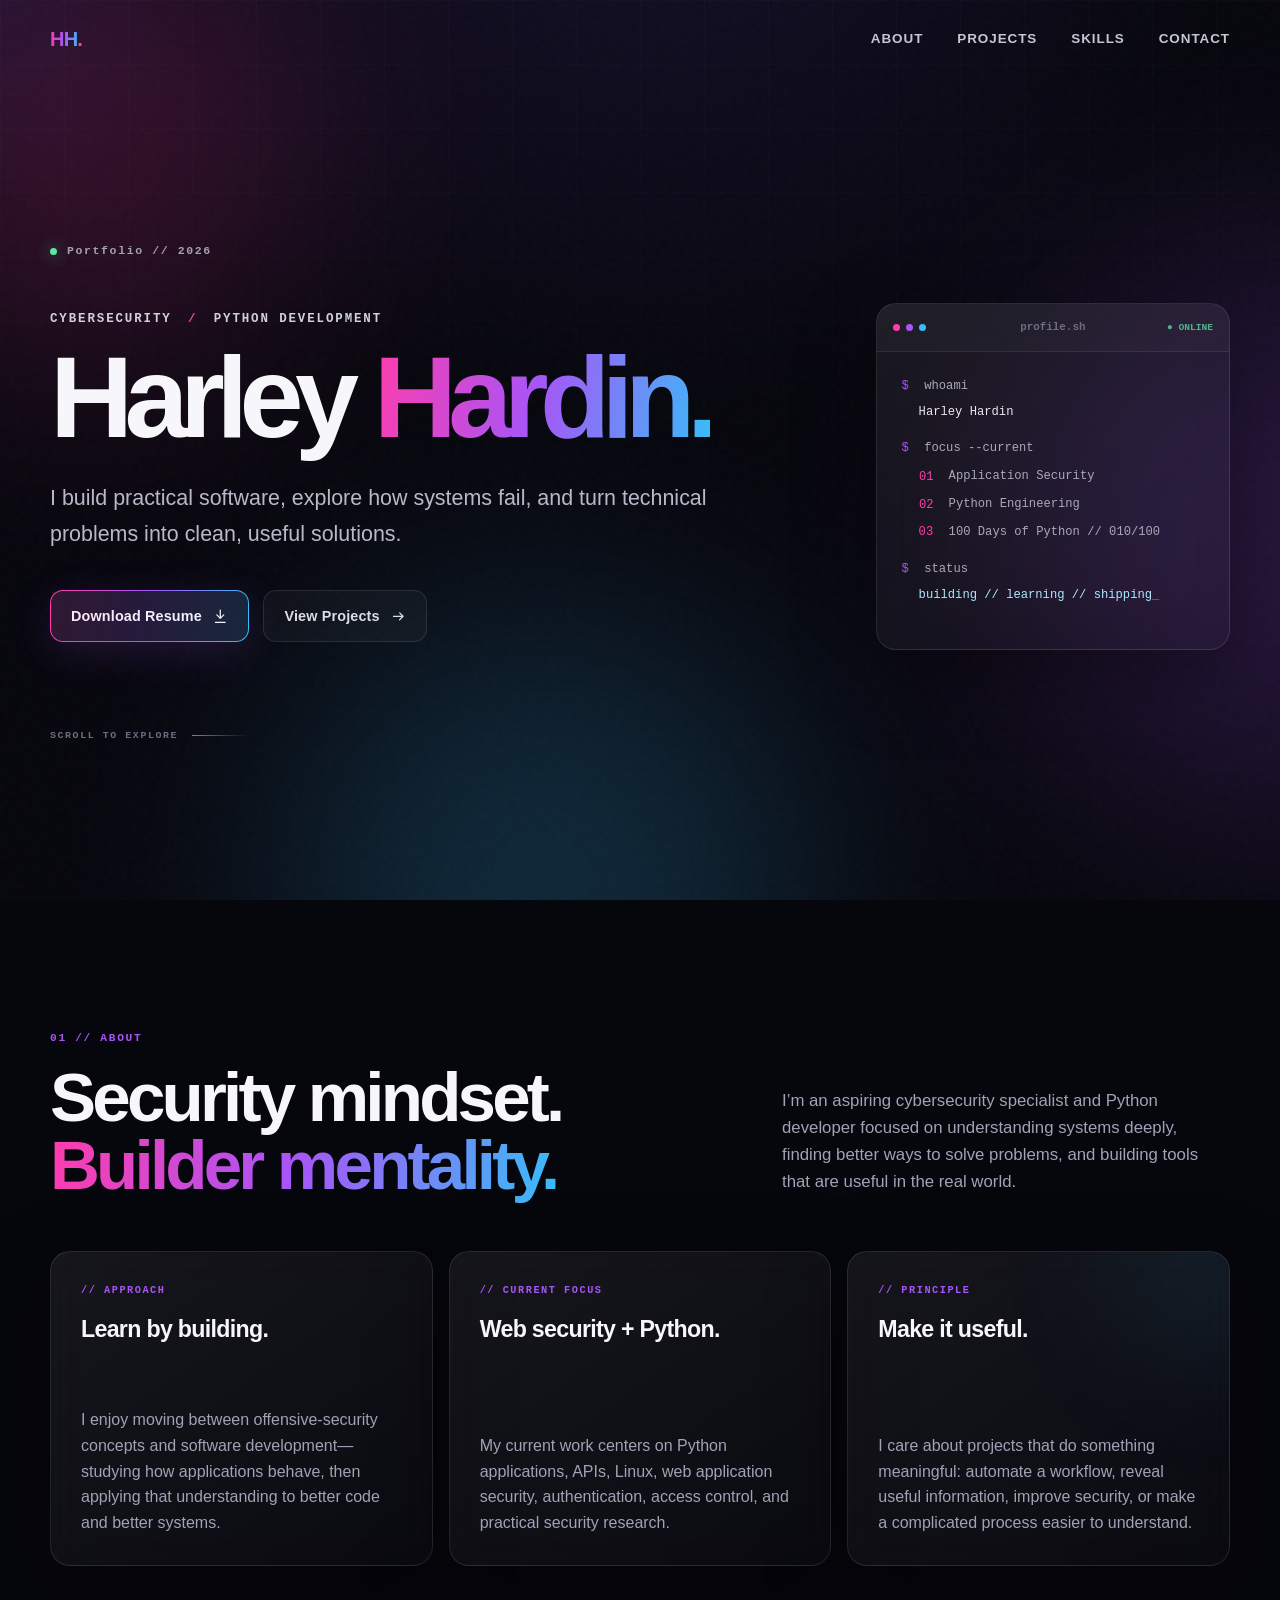
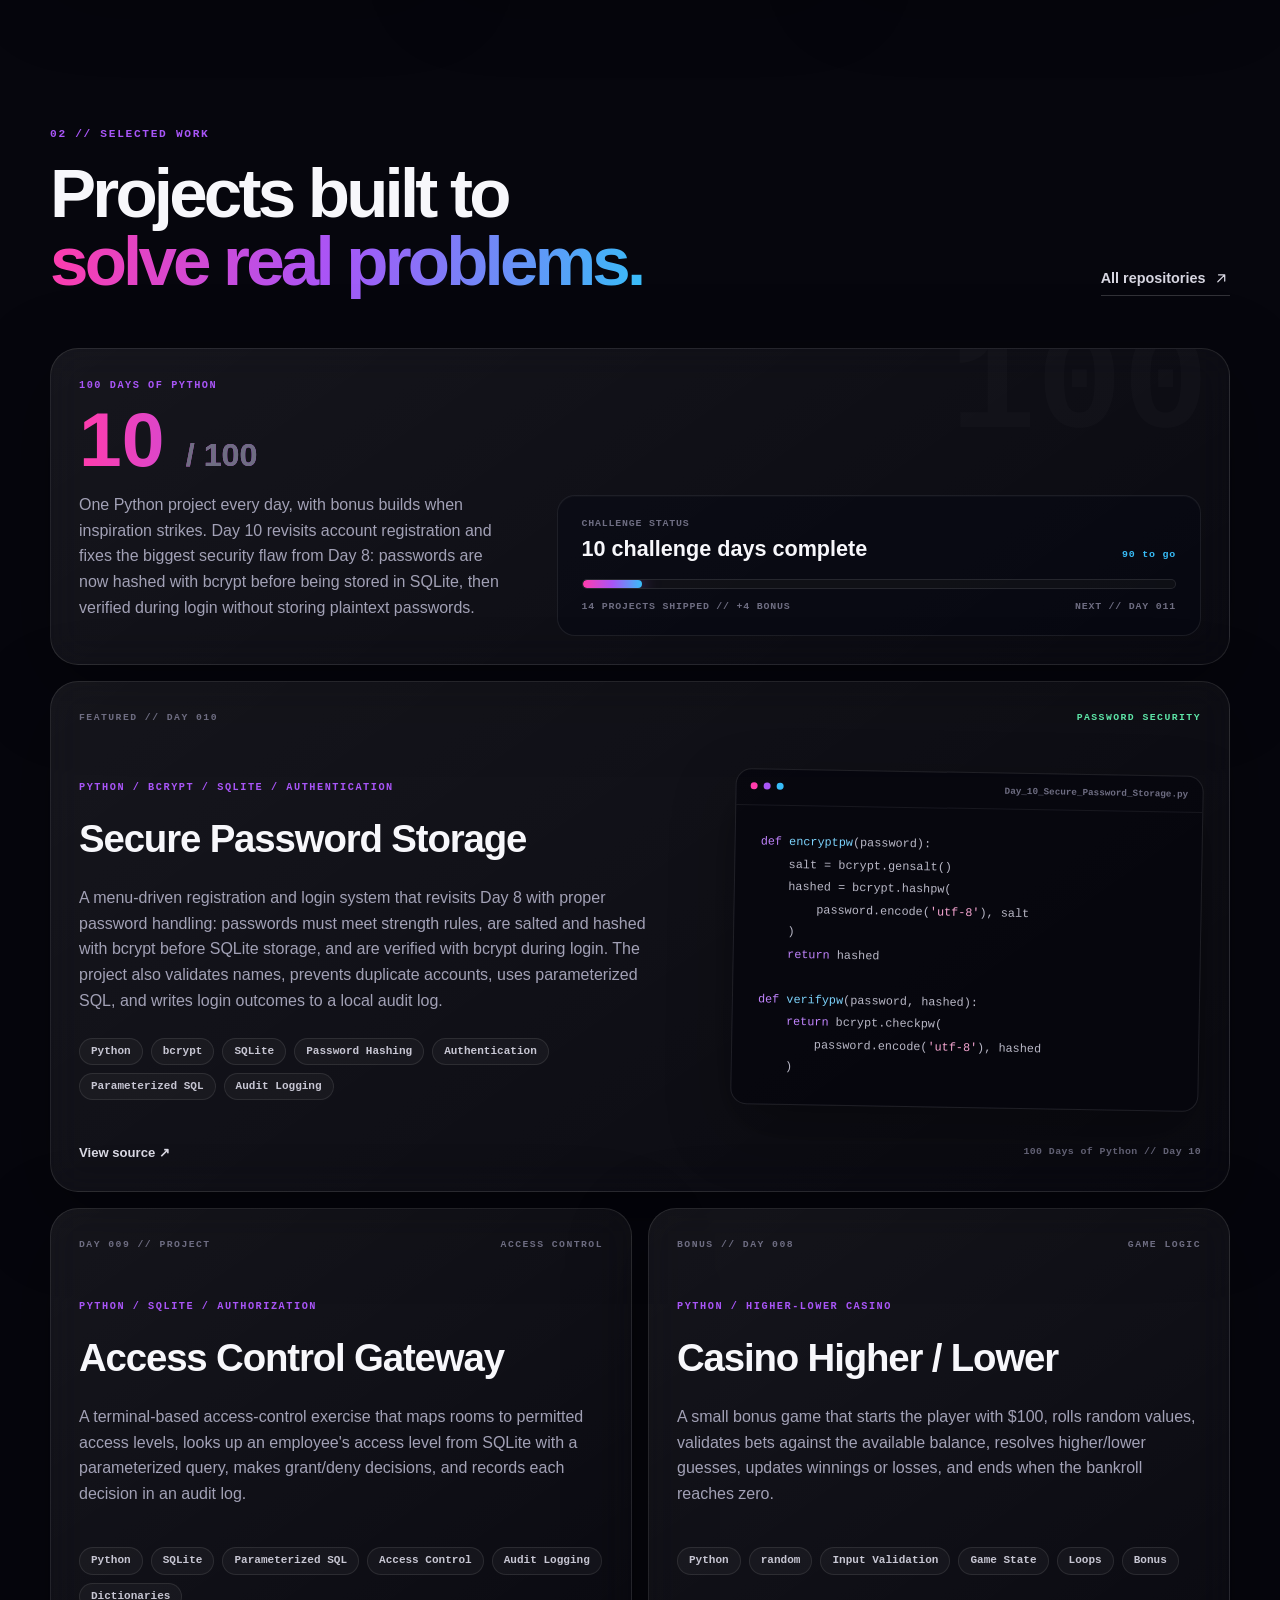
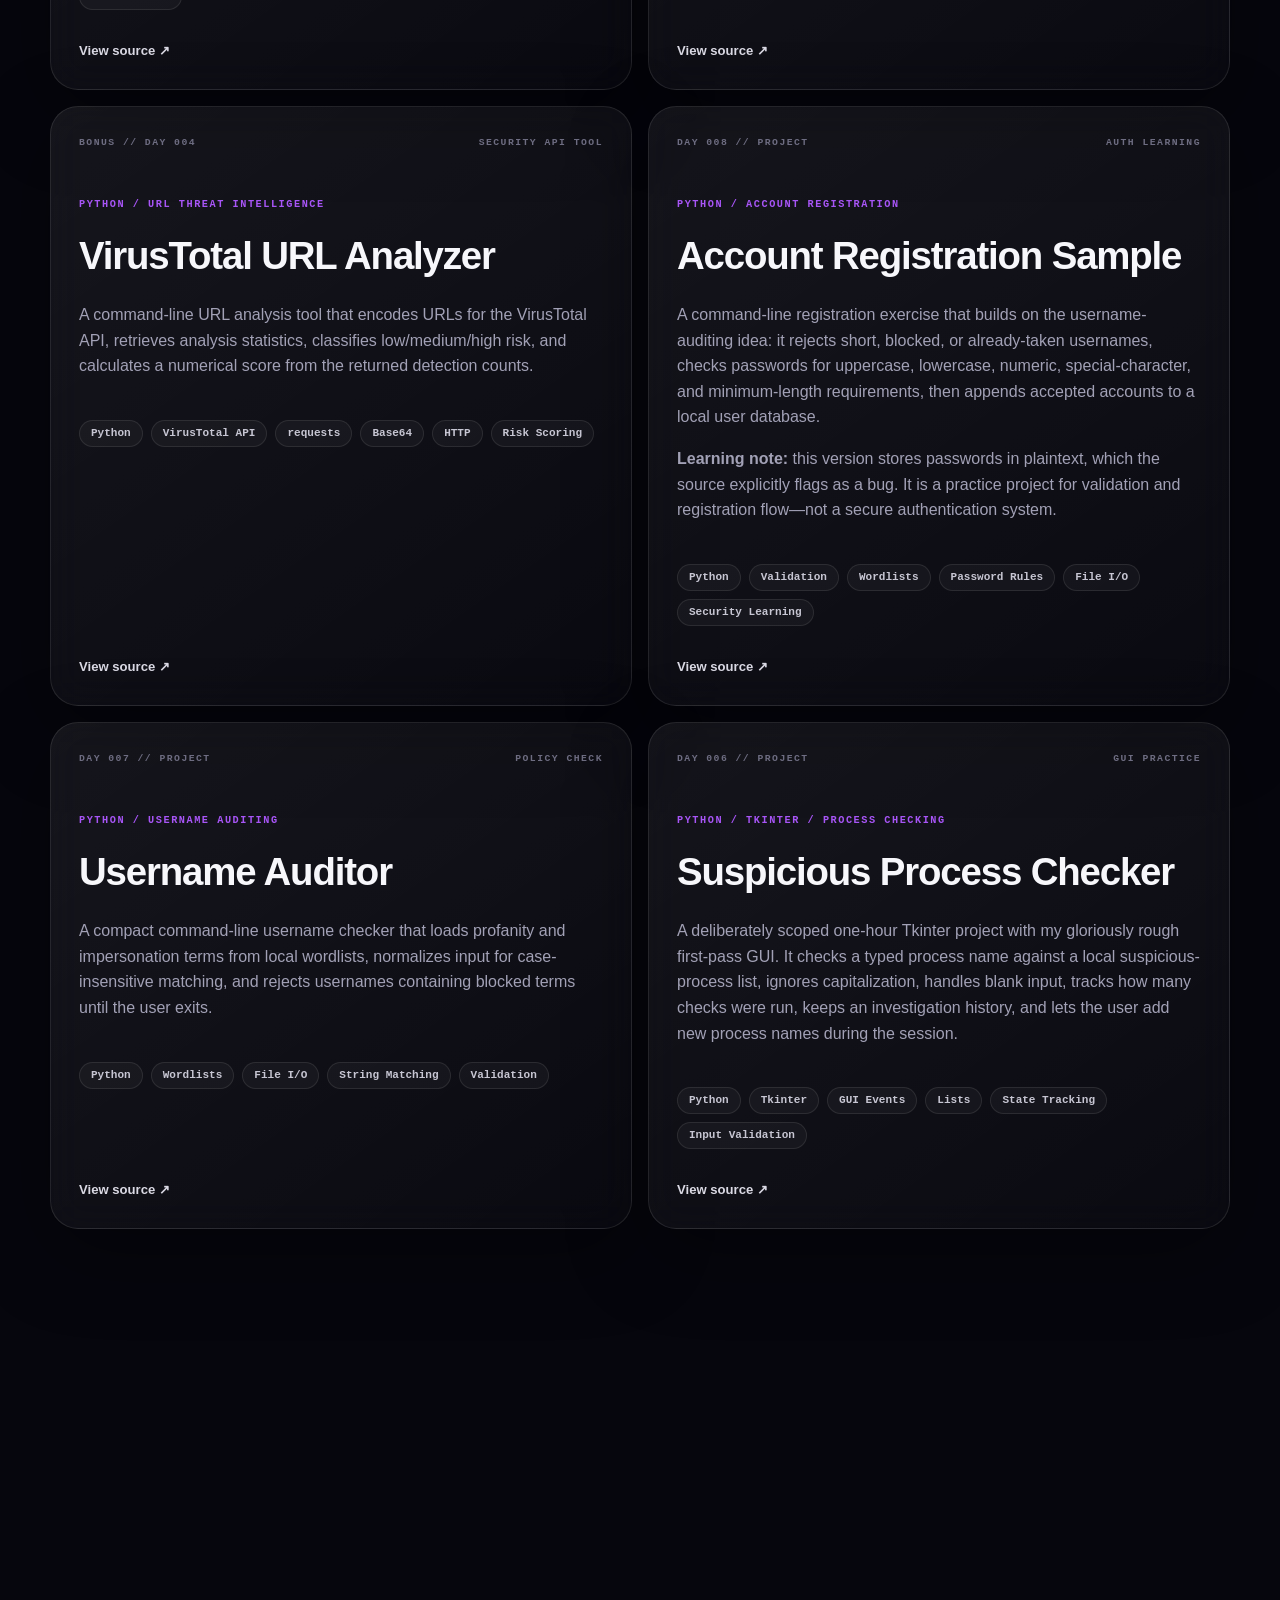
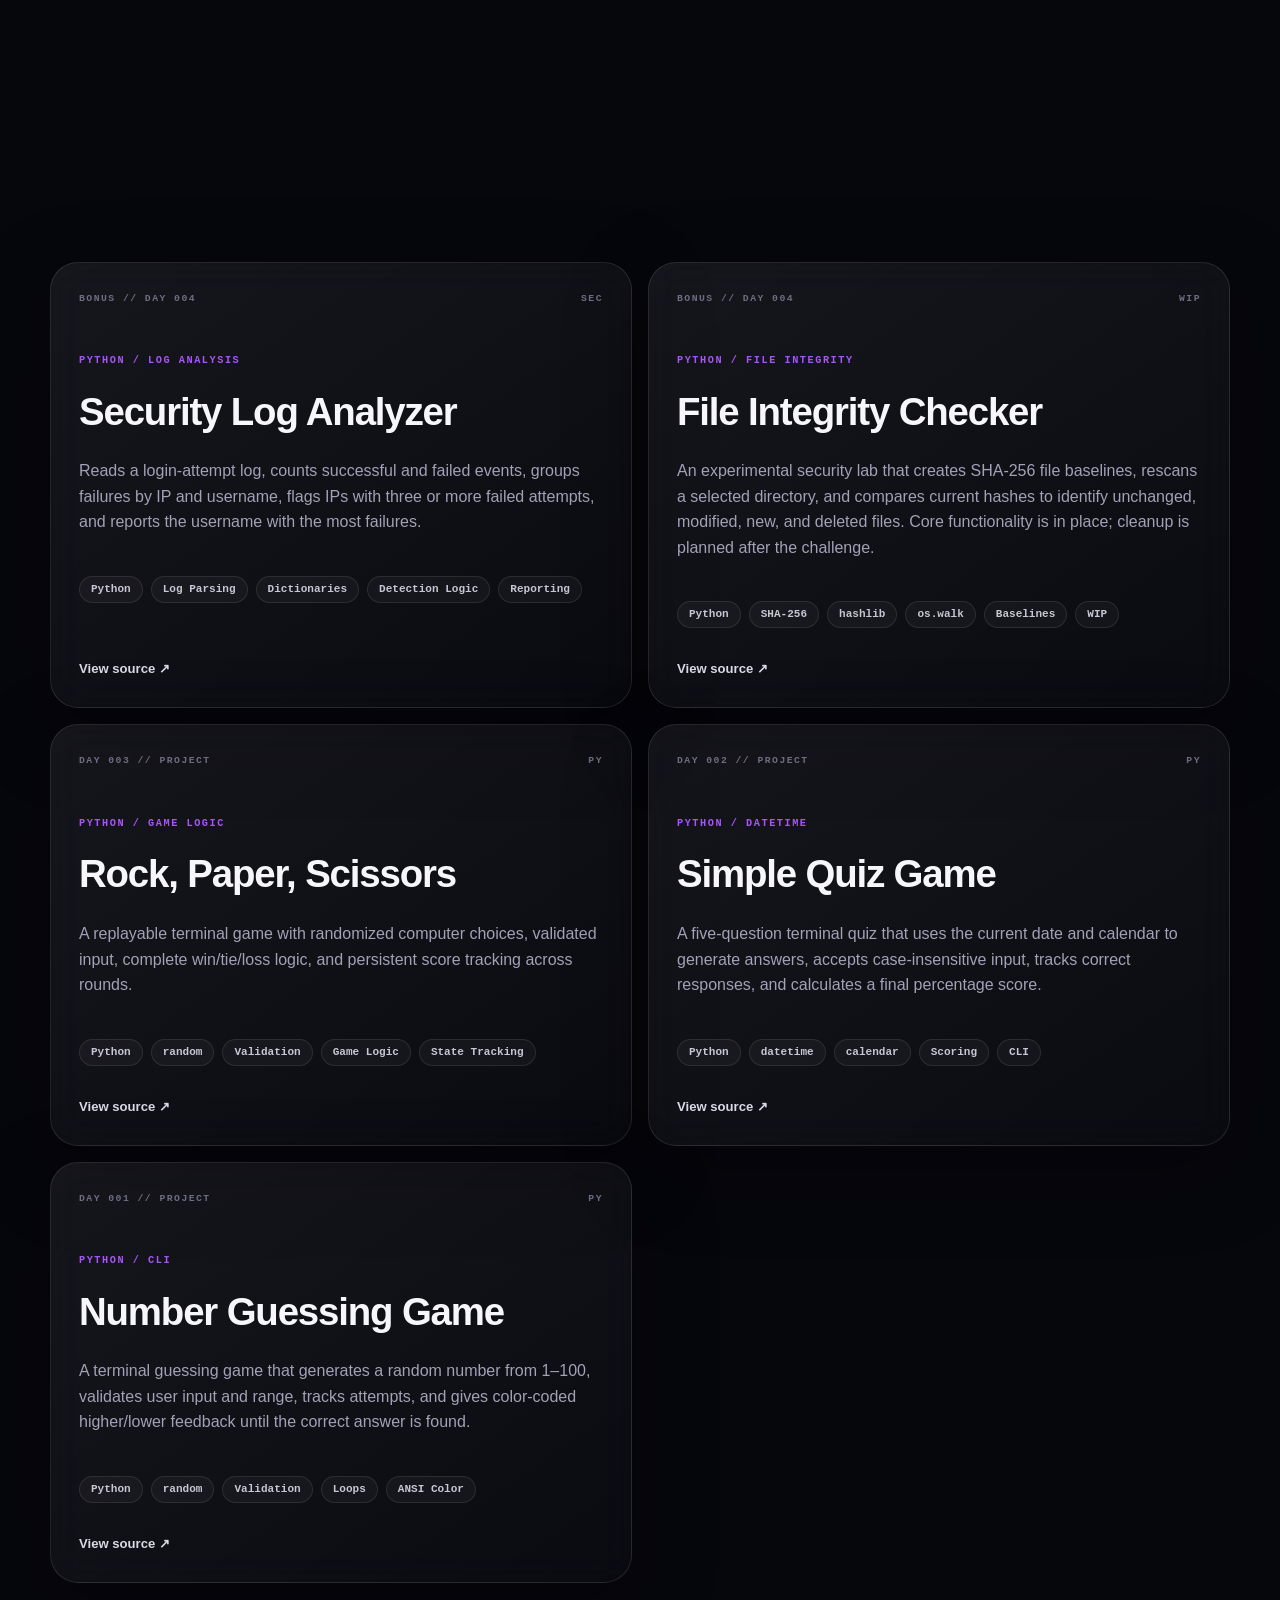
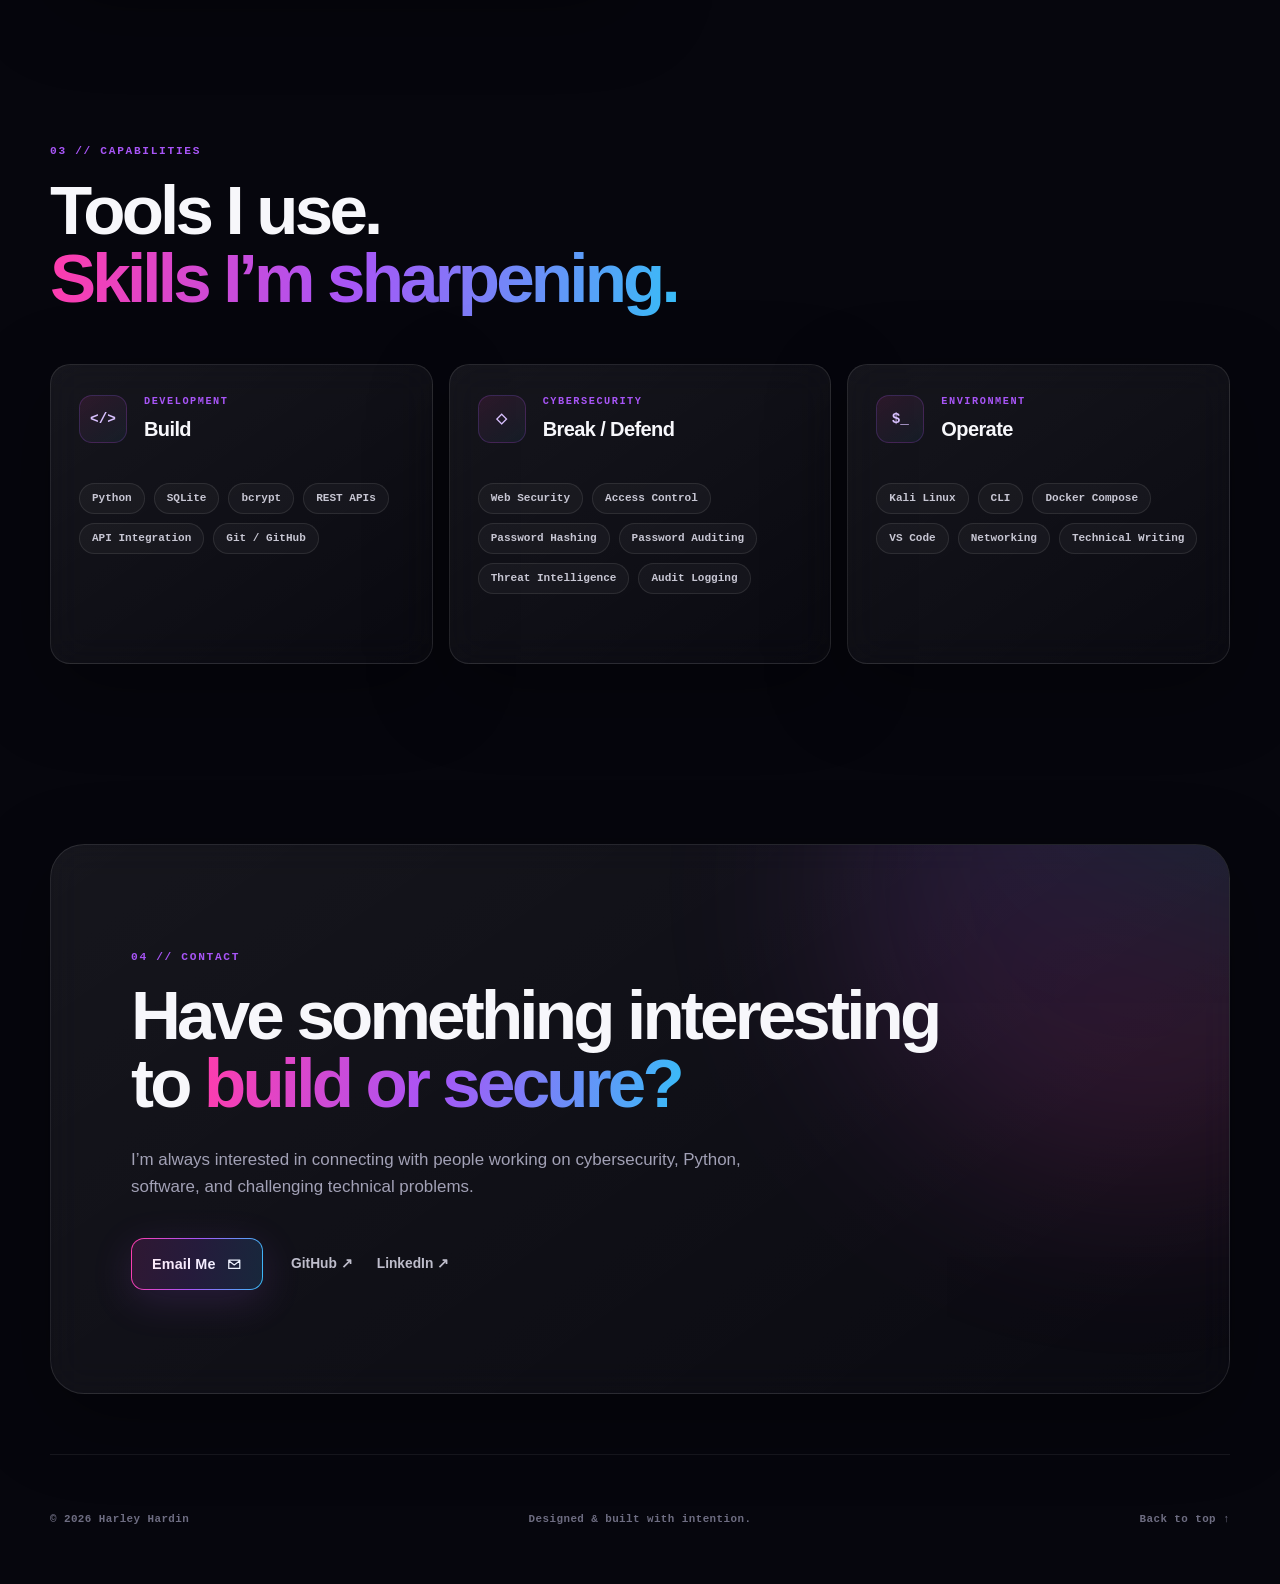
<file: index.html>
<!doctype html>
<html lang="en">
<head>
  <meta charset="utf-8">
  <meta name="viewport" content="width=device-width, initial-scale=1">
  <meta name="theme-color" content="#070711">
  <meta name="description" content="Harley Hardin — aspiring cybersecurity specialist and Python developer. Explore projects, skills, and ways to connect.">
  <meta name="author" content="Harley Hardin">

  <meta property="og:type" content="website">
  <meta property="og:title" content="Harley Hardin | Cybersecurity & Python">
  <meta property="og:description" content="Cybersecurity, Python development, and practical technical projects.">
  <meta property="og:url" content="https://harleyhardin.me/">

  <title>Harley Hardin | Cybersecurity & Python</title>
  <link rel="icon" href="assets/icons/favicon.svg" type="image/svg+xml">
  <link rel="stylesheet" href="assets/css/styles.css">
  <script defer src="assets/js/main.js"></script>
</head>
<body>
  <a class="skip-link" href="#main">Skip to content</a>

  <div class="ambient" aria-hidden="true">
    <div class="ambient__orb ambient__orb--pink"></div>
    <div class="ambient__orb ambient__orb--purple"></div>
    <div class="ambient__orb ambient__orb--blue"></div>
    <div class="ambient__grid"></div>
    <div class="ambient__noise"></div>
    <div class="pointer-glow" id="pointer-glow"></div>
  </div>

  <header class="site-header" id="top">
    <nav class="nav shell" aria-label="Primary navigation">
      <a class="brand" href="#top" aria-label="Harley Hardin home">
        <span class="brand__mark">HH</span><span class="brand__dot">.</span>
      </a>

      <button class="nav-toggle" id="nav-toggle" type="button" aria-label="Open navigation" aria-expanded="false" aria-controls="nav-links">
        <span></span><span></span>
      </button>

      <div class="nav-links" id="nav-links">
        <a href="#about">About</a>
        <a href="#projects">Projects</a>
        <a href="#skills">Skills</a>
        <a href="#contact">Contact</a>
      </div>
    </nav>
  </header>

  <main id="main">
    <section class="hero shell" aria-labelledby="hero-title">
      <div class="hero__eyebrow reveal">
        <span class="status-dot" aria-hidden="true"></span>
        <span>Portfolio // 2026</span>
      </div>

      <div class="hero__content">
        <div class="hero__copy">
          <p class="kicker reveal">CYBERSECURITY <span>/</span> PYTHON DEVELOPMENT</p>
          <h1 id="hero-title" class="hero__title reveal">
            Harley <span class="gradient-text">Hardin.</span>
          </h1>
          <p class="hero__lead reveal">
            I build practical software, explore how systems fail, and turn technical problems into clean, useful solutions.
          </p>

          <div class="hero__actions reveal">
            <!-- Replace the PDF in /resume with your real resume, then remove aria-disabled. -->
            <a class="button button--primary" href="resume/harley-hardin-resume.pdf" download aria-label="Download Harley Hardin's resume">
              <span>Download Resume</span>
              <svg viewBox="0 0 24 24" aria-hidden="true"><path d="M12 3v12m0 0 5-5m-5 5-5-5M5 21h14"/></svg>
            </a>
            <a class="button button--ghost" href="#projects">
              <span>View Projects</span>
              <svg viewBox="0 0 24 24" aria-hidden="true"><path d="M5 12h14m-5-5 5 5-5 5"/></svg>
            </a>
          </div>
        </div>

        <aside class="hero__terminal glass reveal" aria-label="Current focus summary">
          <div class="terminal__bar">
            <div class="terminal__dots" aria-hidden="true"><i></i><i></i><i></i></div>
            <span>profile.sh</span>
            <span class="terminal__status">● ONLINE</span>
          </div>
          <div class="terminal__body">
            <p><span class="prompt">$</span> whoami</p>
            <p class="terminal__output">Harley Hardin</p>
            <p><span class="prompt">$</span> focus --current</p>
            <div class="terminal__list">
              <span><i>01</i> Application Security</span>
              <span><i>02</i> Python Engineering</span>
              <span><i>03</i> 100 Days of Python // 010/100</span>
            </div>
            <p><span class="prompt">$</span> status</p>
            <p class="terminal__output terminal__output--accent">building // learning // shipping<span class="cursor">_</span></p>
          </div>
        </aside>
      </div>

      <div class="hero__scroll reveal" aria-hidden="true">
        <span>SCROLL TO EXPLORE</span>
        <i></i>
      </div>
    </section>

    <section class="section shell" id="about" aria-labelledby="about-title">
      <div class="section-heading reveal">
        <div>
          <p class="section-index">01 // ABOUT</p>
          <h2 id="about-title">Security mindset.<br><span class="gradient-text">Builder mentality.</span></h2>
        </div>
        <p class="section-heading__copy">
          I’m an aspiring cybersecurity specialist and Python developer focused on understanding systems deeply, finding better ways to solve problems, and building tools that are useful in the real world.
        </p>
      </div>

      <div class="about-grid">
        <article class="glass about-card reveal">
          <p class="card-label">// APPROACH</p>
          <h3>Learn by building.</h3>
          <p>I enjoy moving between offensive-security concepts and software development—studying how applications behave, then applying that understanding to better code and better systems.</p>
        </article>
        <article class="glass about-card reveal">
          <p class="card-label">// CURRENT FOCUS</p>
          <h3>Web security + Python.</h3>
          <p>My current work centers on Python applications, APIs, Linux, web application security, authentication, access control, and practical security research.</p>
        </article>
        <article class="glass about-card about-card--accent reveal">
          <p class="card-label">// PRINCIPLE</p>
          <h3>Make it useful.</h3>
          <p>I care about projects that do something meaningful: automate a workflow, reveal useful information, improve security, or make a complicated process easier to understand.</p>
        </article>
      </div>
    </section>

    <section class="section shell" id="projects" aria-labelledby="projects-title">
      <div class="section-heading section-heading--projects reveal">
        <div>
          <p class="section-index">02 // SELECTED WORK</p>
          <h2 id="projects-title">Projects built to<br><span class="gradient-text">solve real problems.</span></h2>
        </div>
        <a class="text-link" href="https://github.com/HarleyHardin" target="_blank" rel="noreferrer">
          All repositories
          <svg viewBox="0 0 24 24" aria-hidden="true"><path d="M7 17 17 7M8 7h9v9"/></svg>
        </a>
      </div>

      <div class="challenge-banner glass reveal" aria-label="100 Days of Python challenge progress">
        <div class="challenge-banner__copy">
          <p class="card-label">100 DAYS OF PYTHON</p>
          <h3>10 <span>/ 100</span></h3>
          <p>One Python project every day, with bonus builds when inspiration strikes. Day 10 revisits account registration and fixes the biggest security flaw from Day 8: passwords are now hashed with bcrypt before being stored in SQLite, then verified during login without storing plaintext passwords.</p>
        </div>
        <div class="challenge-progress" aria-label="10 of 100 challenge days completed, with 14 total projects shipped">
          <div class="challenge-progress__status">
            <div>
              <span class="challenge-progress__eyebrow">CHALLENGE STATUS</span>
              <strong>10 challenge days complete</strong>
            </div>
            <span class="challenge-progress__remaining">90 to go</span>
          </div>
          <div class="challenge-progress__track" role="progressbar" aria-valuemin="0" aria-valuemax="100" aria-valuenow="10" aria-label="100 Days of Python progress">
            <span style="width: 10%"></span>
          </div>
          <div class="challenge-progress__footer">
            <span>14 PROJECTS SHIPPED // +4 BONUS</span>
            <span>NEXT // DAY 011</span>
          </div>
        </div>
      </div>

      <div class="projects-grid">
        <article class="project-card project-card--featured glass reveal">
          <div class="project-card__topline">
            <span>FEATURED // DAY 010</span>
            <span class="project-status">PASSWORD SECURITY</span>
          </div>
          <div class="project-card__content">
            <div>
              <p class="card-label">PYTHON / BCRYPT / SQLITE / AUTHENTICATION</p>
              <h3>Secure Password Storage</h3>
              <p>A menu-driven registration and login system that revisits Day 8 with proper password handling: passwords must meet strength rules, are salted and hashed with bcrypt before SQLite storage, and are verified with bcrypt during login. The project also validates names, prevents duplicate accounts, uses parameterized SQL, and writes login outcomes to a local audit log.</p>
              <div class="tags" aria-label="Concepts used">
                <span>Python</span><span>bcrypt</span><span>SQLite</span><span>Password Hashing</span><span>Authentication</span><span>Parameterized SQL</span><span>Audit Logging</span>
              </div>
            </div>
            <div class="project-visual">
              <div class="code-window" aria-label="Excerpt from the Secure Password Storage source code">
                <div class="code-window__bar"><i></i><i></i><i></i><span>Day_10_Secure_Password_Storage.py</span></div>
                <pre><code><span class="code-purple">def</span> <span class="code-blue">encryptpw</span>(password):
    salt = bcrypt.gensalt()
    hashed = bcrypt.hashpw(
        password.encode(<span class="code-pink">'utf-8'</span>), salt
    )
    <span class="code-purple">return</span> hashed

<span class="code-purple">def</span> <span class="code-blue">verifypw</span>(password, hashed):
    <span class="code-purple">return</span> bcrypt.checkpw(
        password.encode(<span class="code-pink">'utf-8'</span>), hashed
    )</code></pre>
              </div>
            </div>
          </div>
          <div class="project-card__footer">
            <a href="https://github.com/HarleyHardin/HarleyHardin.github.io/blob/main/projects/python-100-days/Day_10_Secure_Password_Storage/Day_10_Secure_Password_Storage.py" target="_blank" rel="noreferrer">View source <span>↗</span></a>
            <span class="project-note">100 Days of Python // Day 10</span>
          </div>
        </article>

        <article class="project-card glass reveal">
          <div class="project-card__topline"><span>DAY 009 // PROJECT</span><span>ACCESS CONTROL</span></div>
          <div>
            <p class="card-label">PYTHON / SQLITE / AUTHORIZATION</p>
            <h3>Access Control Gateway</h3>
            <p>A terminal-based access-control exercise that maps rooms to permitted access levels, looks up an employee's access level from SQLite with a parameterized query, makes grant/deny decisions, and records each decision in an audit log.</p>
          </div>
          <div class="tags"><span>Python</span><span>SQLite</span><span>Parameterized SQL</span><span>Access Control</span><span>Audit Logging</span><span>Dictionaries</span></div>
          <a class="project-link" href="https://github.com/HarleyHardin/HarleyHardin.github.io/blob/main/projects/python-100-days/Day_9_Access_Control_Gateway.py" target="_blank" rel="noreferrer" aria-label="View Access Control Gateway source on GitHub">View source <span>↗</span></a>
        </article>

        <article class="project-card glass reveal">
          <div class="project-card__topline"><span>BONUS // DAY 008</span><span>GAME LOGIC</span></div>
          <div>
            <p class="card-label">PYTHON / HIGHER-LOWER CASINO</p>
            <h3>Casino Higher / Lower</h3>
            <p>A small bonus game that starts the player with $100, rolls random values, validates bets against the available balance, resolves higher/lower guesses, updates winnings or losses, and ends when the bankroll reaches zero.</p>
          </div>
          <div class="tags"><span>Python</span><span>random</span><span>Input Validation</span><span>Game State</span><span>Loops</span><span>Bonus</span></div>
          <a class="project-link" href="https://github.com/HarleyHardin/HarleyHardin.github.io/blob/main/projects/python-100-days/Bonus_Day_8_Casino.py" target="_blank" rel="noreferrer" aria-label="View Casino Higher Lower source on GitHub">View source <span>↗</span></a>
        </article>

        <article class="project-card glass reveal">
          <div class="project-card__topline"><span>BONUS // DAY 004</span><span>SECURITY API TOOL</span></div>
          <div>
            <p class="card-label">PYTHON / URL THREAT INTELLIGENCE</p>
            <h3>VirusTotal URL Analyzer</h3>
            <p>A command-line URL analysis tool that encodes URLs for the VirusTotal API, retrieves analysis statistics, classifies low/medium/high risk, and calculates a numerical score from the returned detection counts.</p>
          </div>
          <div class="tags"><span>Python</span><span>VirusTotal API</span><span>requests</span><span>Base64</span><span>HTTP</span><span>Risk Scoring</span></div>
          <a class="project-link" href="https://github.com/HarleyHardin/HarleyHardin.github.io/blob/main/projects/python-100-days/Bonus_Day_4_URL_Analyzer.py" target="_blank" rel="noreferrer" aria-label="View VirusTotal URL Analyzer source on GitHub">View source <span>↗</span></a>
        </article>


        <article class="project-card glass reveal">
          <div class="project-card__topline"><span>DAY 008 // PROJECT</span><span>AUTH LEARNING</span></div>
          <div>
            <p class="card-label">PYTHON / ACCOUNT REGISTRATION</p>
            <h3>Account Registration Sample</h3>
            <p>A command-line registration exercise that builds on the username-auditing idea: it rejects short, blocked, or already-taken usernames, checks passwords for uppercase, lowercase, numeric, special-character, and minimum-length requirements, then appends accepted accounts to a local user database.</p>
            <p><strong>Learning note:</strong> this version stores passwords in plaintext, which the source explicitly flags as a bug. It is a practice project for validation and registration flow—not a secure authentication system.</p>
          </div>
          <div class="tags"><span>Python</span><span>Validation</span><span>Wordlists</span><span>Password Rules</span><span>File I/O</span><span>Security Learning</span></div>
          <a class="project-link" href="https://github.com/HarleyHardin/HarleyHardin.github.io/blob/main/projects/python-100-days/Day_8_Account_Registration_Sample.py" target="_blank" rel="noreferrer" aria-label="View Account Registration Sample source on GitHub">View source <span>↗</span></a>
        </article>

        <article class="project-card glass reveal">
          <div class="project-card__topline"><span>DAY 007 // PROJECT</span><span>POLICY CHECK</span></div>
          <div>
            <p class="card-label">PYTHON / USERNAME AUDITING</p>
            <h3>Username Auditor</h3>
            <p>A compact command-line username checker that loads profanity and impersonation terms from local wordlists, normalizes input for case-insensitive matching, and rejects usernames containing blocked terms until the user exits.</p>
          </div>
          <div class="tags"><span>Python</span><span>Wordlists</span><span>File I/O</span><span>String Matching</span><span>Validation</span></div>
          <a class="project-link" href="https://github.com/HarleyHardin/HarleyHardin.github.io/blob/main/projects/python-100-days/Day_7_Username_Auditor.py" target="_blank" rel="noreferrer" aria-label="View Username Auditor source on GitHub">View source <span>↗</span></a>
        </article>

        <article class="project-card glass reveal">
          <div class="project-card__topline"><span>DAY 006 // PROJECT</span><span>GUI PRACTICE</span></div>
          <div>
            <p class="card-label">PYTHON / TKINTER / PROCESS CHECKING</p>
            <h3>Suspicious Process Checker</h3>
            <p>A deliberately scoped one-hour Tkinter project with my gloriously rough first-pass GUI. It checks a typed process name against a local suspicious-process list, ignores capitalization, handles blank input, tracks how many checks were run, keeps an investigation history, and lets the user add new process names during the session.</p>
          </div>
          <div class="tags"><span>Python</span><span>Tkinter</span><span>GUI Events</span><span>Lists</span><span>State Tracking</span><span>Input Validation</span></div>
          <a class="project-link" href="https://github.com/HarleyHardin/HarleyHardin.github.io/blob/main/projects/python-100-days/Day_6_Suspicious_Process_Checker.py" target="_blank" rel="noreferrer" aria-label="View Suspicious Process Checker source on GitHub">View source <span>↗</span></a>
        </article>

        <article class="project-card glass reveal">
          <div class="project-card__topline"><span>DAY 005 // LEARNING LOG</span><span>SCOPE LESSON</span></div>
          <div>
            <p class="card-label">PYTHON / STATIC FILE ANALYSIS EXPLORATION</p>
            <h3>Static File Analyzer</h3>
            <p>I set out to build a simple file scanner and GUI, then let the scope expand into hashes, PE structure, entropy, certificate metadata, macros, metadata inspection, and entry-point disassembly.</p>
            <p>I had to research heavily and do not consider every part of this program something I could independently recreate yet. I’m keeping it in the challenge because the point is to document the learning process—the biggest lesson was to keep future projects small enough that I can actually solve the problems myself.</p>
          </div>
          <div class="tags"><span>Python</span><span>Tkinter</span><span>Static Analysis</span><span>PE Exploration</span><span>Entropy</span><span>Learning Log</span></div>
          <a class="project-link" href="https://github.com/HarleyHardin/HarleyHardin.github.io/blob/main/projects/python-100-days/Day_5_Static_File_Analyzer.py" target="_blank" rel="noreferrer" aria-label="View Static File Analyzer source on GitHub">View source <span>↗</span></a>
        </article>

        <article class="project-card glass reveal">
          <div class="project-card__topline"><span>DAY 004 // PROJECT</span><span>SEC</span></div>
          <div>
            <p class="card-label">PYTHON / PASSWORD SECURITY</p>
            <h3>Password Audit Tool</h3>
            <p>A terminal-based password auditing tool that scores passwords against uppercase, lowercase, digit, special-character, repeated-character, minimum-length, and common-password checks, then summarizes strength across the audit session.</p>
          </div>
          <div class="tags"><span>Python</span><span>Functions</span><span>Wordlists</span><span>Validation</span><span>Security Scoring</span><span>Session Stats</span></div>
          <a class="project-link" href="https://github.com/HarleyHardin/HarleyHardin.github.io/blob/main/projects/python-100-days/Day_4_Password_Audit_Tool.py" target="_blank" rel="noreferrer" aria-label="View Password Audit Tool source on GitHub">View source <span>↗</span></a>
        </article>

        <article class="project-card glass reveal">
          <div class="project-card__topline"><span>BONUS // DAY 004</span><span>SEC</span></div>
          <div>
            <p class="card-label">PYTHON / LOG ANALYSIS</p>
            <h3>Security Log Analyzer</h3>
            <p>Reads a login-attempt log, counts successful and failed events, groups failures by IP and username, flags IPs with three or more failed attempts, and reports the username with the most failures.</p>
          </div>
          <div class="tags"><span>Python</span><span>Log Parsing</span><span>Dictionaries</span><span>Detection Logic</span><span>Reporting</span></div>
          <a class="project-link" href="https://github.com/HarleyHardin/HarleyHardin.github.io/blob/main/projects/python-100-days/Bonus_Day_4_Security_Log_Analyzer.py" target="_blank" rel="noreferrer" aria-label="View Security Log Analyzer source on GitHub">View source <span>↗</span></a>
        </article>

        <article class="project-card glass reveal">
          <div class="project-card__topline"><span>BONUS // DAY 004</span><span>WIP</span></div>
          <div>
            <p class="card-label">PYTHON / FILE INTEGRITY</p>
            <h3>File Integrity Checker</h3>
            <p>An experimental security lab that creates SHA-256 file baselines, rescans a selected directory, and compares current hashes to identify unchanged, modified, new, and deleted files. Core functionality is in place; cleanup is planned after the challenge.</p>
          </div>
          <div class="tags"><span>Python</span><span>SHA-256</span><span>hashlib</span><span>os.walk</span><span>Baselines</span><span>WIP</span></div>
          <a class="project-link" href="https://github.com/HarleyHardin/HarleyHardin.github.io/blob/main/projects/python-100-days/Bonus_Day_4_File_Integrity_Checker.py" target="_blank" rel="noreferrer" aria-label="View File Integrity Checker source on GitHub">View source <span>↗</span></a>
        </article>

        <article class="project-card glass reveal">
          <div class="project-card__topline"><span>DAY 003 // PROJECT</span><span>PY</span></div>
          <div>
            <p class="card-label">PYTHON / GAME LOGIC</p>
            <h3>Rock, Paper, Scissors</h3>
            <p>A replayable terminal game with randomized computer choices, validated input, complete win/tie/loss logic, and persistent score tracking across rounds.</p>
          </div>
          <div class="tags"><span>Python</span><span>random</span><span>Validation</span><span>Game Logic</span><span>State Tracking</span></div>
          <a class="project-link" href="https://github.com/HarleyHardin/HarleyHardin.github.io/blob/main/projects/python-100-days/Day_3_Rock_Paper_Scissors.py" target="_blank" rel="noreferrer" aria-label="View Rock Paper Scissors source on GitHub">View source <span>↗</span></a>
        </article>

        <article class="project-card glass reveal">
          <div class="project-card__topline"><span>DAY 002 // PROJECT</span><span>PY</span></div>
          <div>
            <p class="card-label">PYTHON / DATETIME</p>
            <h3>Simple Quiz Game</h3>
            <p>A five-question terminal quiz that uses the current date and calendar to generate answers, accepts case-insensitive input, tracks correct responses, and calculates a final percentage score.</p>
          </div>
          <div class="tags"><span>Python</span><span>datetime</span><span>calendar</span><span>Scoring</span><span>CLI</span></div>
          <a class="project-link" href="https://github.com/HarleyHardin/HarleyHardin.github.io/blob/main/projects/python-100-days/Day_2_Simple_Quiz_Game.py" target="_blank" rel="noreferrer" aria-label="View Simple Quiz Game source on GitHub">View source <span>↗</span></a>
        </article>

        <article class="project-card glass reveal">
          <div class="project-card__topline"><span>DAY 001 // PROJECT</span><span>PY</span></div>
          <div>
            <p class="card-label">PYTHON / CLI</p>
            <h3>Number Guessing Game</h3>
            <p>A terminal guessing game that generates a random number from 1–100, validates user input and range, tracks attempts, and gives color-coded higher/lower feedback until the correct answer is found.</p>
          </div>
          <div class="tags"><span>Python</span><span>random</span><span>Validation</span><span>Loops</span><span>ANSI Color</span></div>
          <a class="project-link" href="https://github.com/HarleyHardin/HarleyHardin.github.io/blob/main/projects/python-100-days/Day_1_Number_Guessing_Game.py" target="_blank" rel="noreferrer" aria-label="View Number Guessing Game source on GitHub">View source <span>↗</span></a>
        </article>
      </div>
    </section>

    <section class="section shell" id="skills" aria-labelledby="skills-title">
      <div class="section-heading reveal">
        <div>
          <p class="section-index">03 // CAPABILITIES</p>
          <h2 id="skills-title">Tools I use.<br><span class="gradient-text">Skills I’m sharpening.</span></h2>
        </div>
      </div>

      <div class="skills-grid">
        <article class="glass skill-panel reveal">
          <div class="skill-panel__head">
            <span class="skill-icon">&lt;/&gt;</span>
            <div><p class="card-label">DEVELOPMENT</p><h3>Build</h3></div>
          </div>
          <div class="skill-list">
            <span>Python</span><span>SQLite</span><span>bcrypt</span><span>REST APIs</span><span>API Integration</span><span>Git / GitHub</span>
          </div>
        </article>

        <article class="glass skill-panel reveal">
          <div class="skill-panel__head">
            <span class="skill-icon">◇</span>
            <div><p class="card-label">CYBERSECURITY</p><h3>Break / Defend</h3></div>
          </div>
          <div class="skill-list">
            <span>Web Security</span><span>Access Control</span><span>Password Hashing</span><span>Password Auditing</span><span>Threat Intelligence</span><span>Audit Logging</span>
          </div>
        </article>

        <article class="glass skill-panel reveal">
          <div class="skill-panel__head">
            <span class="skill-icon">$_</span>
            <div><p class="card-label">ENVIRONMENT</p><h3>Operate</h3></div>
          </div>
          <div class="skill-list">
            <span>Kali Linux</span><span>CLI</span><span>Docker Compose</span><span>VS Code</span><span>Networking</span><span>Technical Writing</span>
          </div>
        </article>
      </div>
    </section>

    <section class="contact-section shell" id="contact" aria-labelledby="contact-title">
      <div class="contact-card glass reveal">
        <div class="contact-card__glow" aria-hidden="true"></div>
        <p class="section-index">04 // CONTACT</p>
        <h2 id="contact-title">Have something interesting<br>to <span class="gradient-text">build or secure?</span></h2>
        <p>I’m always interested in connecting with people working on cybersecurity, Python, software, and challenging technical problems.</p>

        <div class="contact-actions">
          <a class="button button--primary" href="mailto:YOUR_EMAIL_ADDRESS">
            <span>Email Me</span>
            <svg viewBox="0 0 24 24" aria-hidden="true"><path d="M4 6h16v12H4zM4 7l8 6 8-6"/></svg>
          </a>
          <div class="social-links" aria-label="Social links">
            <a href="https://github.com/HarleyHardin" target="_blank" rel="noreferrer">GitHub ↗</a>
            <a href="https://www.linkedin.com/in/YOUR_LINKEDIN" target="_blank" rel="noreferrer">LinkedIn ↗</a>
          </div>
        </div>
      </div>
    </section>
  </main>

  <footer class="footer shell">
    <p>© <span id="year">2026</span> Harley Hardin</p>
    <p class="footer__center">Designed &amp; built with intention.</p>
    <a href="#top" id="back-to-top">Back to top ↑</a>
  </footer>
</body>
</html>
</file>
<file: assets/css/styles.css>
:root {
  --bg: #06060d;
  --bg-deep: #030308;
  --surface: rgba(15, 15, 32, 0.58);
  --surface-strong: rgba(18, 18, 38, 0.78);
  --surface-hover: rgba(25, 23, 49, 0.72);
  --border: rgba(255, 255, 255, 0.10);
  --border-bright: rgba(255, 255, 255, 0.18);
  --text: #f7f7fb;
  --muted: #a2a1b6;
  --dim: #6e6d82;
  --pink: #ff3cac;
  --purple: #a855f7;
  --blue: #38bdf8;
  --cyan: #22d3ee;
  --green: #5ee6a8;
  --gradient: linear-gradient(100deg, var(--pink), var(--purple) 48%, var(--blue));
  --shadow: 0 24px 80px rgba(0, 0, 0, 0.35);
  --shell: min(1180px, calc(100vw - 48px));
  --radius-lg: 28px;
  --radius-md: 20px;
}

* { box-sizing: border-box; }
html { scroll-behavior: smooth; }
body {
  margin: 0;
  min-width: 320px;
  color: var(--text);
  background: var(--bg);
  font-family: Inter, ui-sans-serif, -apple-system, BlinkMacSystemFont, "Segoe UI", sans-serif;
  line-height: 1.6;
  overflow-x: hidden;
  text-rendering: optimizeLegibility;
}
body::selection { background: rgba(168, 85, 247, .45); color: white; }
a { color: inherit; text-decoration: none; }
button, input, textarea { font: inherit; }
svg { width: 1.15em; height: 1.15em; fill: none; stroke: currentColor; stroke-width: 1.8; stroke-linecap: round; stroke-linejoin: round; }

.shell { width: var(--shell); margin-inline: auto; }
.skip-link {
  position: fixed; left: 16px; top: 14px; z-index: 1000; transform: translateY(-160%);
  background: white; color: #090910; padding: 10px 14px; border-radius: 10px; font-weight: 700;
}
.skip-link:focus { transform: translateY(0); }

.ambient { position: fixed; inset: 0; z-index: -5; overflow: hidden; pointer-events: none; background: radial-gradient(circle at 50% -20%, #15102a 0, transparent 48%), var(--bg); }
.ambient__orb { position: absolute; border-radius: 50%; filter: blur(120px); opacity: .19; animation: drift 18s ease-in-out infinite alternate; }
.ambient__orb--pink { width: 460px; height: 460px; background: var(--pink); top: -100px; left: -150px; }
.ambient__orb--purple { width: 560px; height: 560px; background: var(--purple); top: 28%; right: -280px; animation-delay: -6s; }
.ambient__orb--blue { width: 520px; height: 520px; background: var(--blue); bottom: -240px; left: 22%; animation-delay: -12s; }
.ambient__grid {
  position: absolute; inset: 0;
  background-image: linear-gradient(rgba(255,255,255,.025) 1px, transparent 1px), linear-gradient(90deg, rgba(255,255,255,.025) 1px, transparent 1px);
  background-size: 64px 64px;
  mask-image: linear-gradient(to bottom, rgba(0,0,0,.8), transparent 80%);
}
.ambient__noise {
  position: absolute; inset: 0; opacity: .025;
  background-image: url("data:image/svg+xml,%3Csvg viewBox='0 0 180 180' xmlns='http://www.w3.org/2000/svg'%3E%3Cfilter id='n'%3E%3CfeTurbulence type='fractalNoise' baseFrequency='.85' numOctaves='3' stitchTiles='stitch'/%3E%3C/filter%3E%3Crect width='100%25' height='100%25' filter='url(%23n)' opacity='.9'/%3E%3C/svg%3E");
}
.pointer-glow { position: absolute; width: 420px; height: 420px; margin: -210px 0 0 -210px; border-radius: 50%; background: radial-gradient(circle, rgba(100, 90, 255, .08), transparent 67%); transition: opacity .2s; }
@keyframes drift { from { transform: translate3d(0, -15px, 0) scale(1); } to { transform: translate3d(40px, 40px, 0) scale(1.1); } }

.site-header { position: fixed; inset: 0 0 auto; z-index: 50; border-bottom: 1px solid transparent; transition: .25s ease; }
.site-header.is-scrolled { background: rgba(6, 6, 13, .66); backdrop-filter: blur(18px); -webkit-backdrop-filter: blur(18px); border-color: rgba(255,255,255,.07); }
.nav { height: 78px; display: flex; align-items: center; justify-content: space-between; }
.brand { display: inline-flex; align-items: baseline; font-weight: 900; font-size: 1.25rem; letter-spacing: -.04em; }
.brand__mark { background: var(--gradient); -webkit-background-clip: text; background-clip: text; color: transparent; }
.brand__dot { color: var(--pink); }
.nav-links { display: flex; align-items: center; gap: 34px; color: #c7c6d3; font-size: .84rem; font-weight: 700; letter-spacing: .07em; text-transform: uppercase; }
.nav-links a { position: relative; transition: color .2s ease; }
.nav-links a::after { content: ""; position: absolute; left: 0; right: 100%; bottom: -9px; height: 1px; background: var(--gradient); transition: right .25s ease; }
.nav-links a:hover, .nav-links a:focus-visible { color: white; }
.nav-links a:hover::after, .nav-links a:focus-visible::after { right: 0; }
.nav-toggle { display: none; background: transparent; border: 0; color: white; width: 42px; height: 42px; position: relative; cursor: pointer; }
.nav-toggle span { position: absolute; width: 22px; height: 1px; background: currentColor; left: 10px; transition: .2s ease; }
.nav-toggle span:first-child { top: 16px; }
.nav-toggle span:last-child { top: 24px; }
.nav-toggle[aria-expanded="true"] span:first-child { top: 20px; transform: rotate(45deg); }
.nav-toggle[aria-expanded="true"] span:last-child { top: 20px; transform: rotate(-45deg); }

.hero { min-height: 100svh; padding: 142px 0 56px; display: flex; flex-direction: column; justify-content: center; position: relative; }
.hero__eyebrow { margin-bottom: 46px; display: flex; align-items: center; gap: 10px; font: 700 .72rem/1 ui-monospace, SFMono-Regular, Menlo, monospace; letter-spacing: .14em; color: var(--muted); }
.status-dot { width: 7px; height: 7px; border-radius: 50%; background: var(--green); box-shadow: 0 0 15px rgba(94,230,168,.65); }
.hero__content { display: grid; grid-template-columns: minmax(0, 1.35fr) minmax(350px, .65fr); gap: clamp(48px, 7vw, 96px); align-items: center; }
.kicker, .card-label, .section-index, .project-card__topline { font-family: ui-monospace, SFMono-Regular, Menlo, monospace; text-transform: uppercase; letter-spacing: .15em; }
.kicker { font-size: .78rem; font-weight: 700; color: #d1d0dd; margin: 0 0 18px; }
.kicker span { color: var(--pink); margin: 0 7px; }
.hero__title { margin: 0; max-width: 850px; font-size: clamp(4.4rem, 9vw, 8.6rem); line-height: .86; letter-spacing: -.075em; font-weight: 850; }
.gradient-text { background: var(--gradient); -webkit-background-clip: text; background-clip: text; color: transparent; }
.hero__lead { max-width: 680px; margin: 34px 0 0; color: #b9b8c8; font-size: clamp(1.08rem, 1.7vw, 1.34rem); line-height: 1.65; }
.hero__actions { display: flex; flex-wrap: wrap; gap: 14px; margin-top: 38px; }
.button { min-height: 52px; display: inline-flex; justify-content: center; align-items: center; gap: 10px; border-radius: 13px; padding: 0 20px; font-size: .9rem; font-weight: 800; letter-spacing: .01em; border: 1px solid transparent; transition: transform .2s ease, border-color .2s ease, background .2s ease, box-shadow .2s ease; }
.button:hover { transform: translateY(-2px); }
.button--primary { color: white; background: linear-gradient(#131322, #131322) padding-box, var(--gradient) border-box; border: 1px solid transparent; box-shadow: 0 10px 40px rgba(168,85,247,.16); position: relative; overflow: hidden; }
.button--primary::before { content: ""; position: absolute; inset: 0; background: var(--gradient); opacity: .12; transition: opacity .2s ease; }
.button--primary:hover::before { opacity: .25; }
.button--ghost { background: rgba(255,255,255,.035); border-color: var(--border); color: #dddce8; }
.button--ghost:hover { background: rgba(255,255,255,.07); border-color: var(--border-bright); }

.glass { background: linear-gradient(145deg, rgba(255,255,255,.065), rgba(255,255,255,.018)); border: 1px solid var(--border); box-shadow: var(--shadow); backdrop-filter: blur(18px); -webkit-backdrop-filter: blur(18px); }
.hero__terminal { border-radius: var(--radius-md); overflow: hidden; transform: perspective(900px) rotateY(-2deg); }
.terminal__bar { height: 48px; padding: 0 16px; display: grid; grid-template-columns: 1fr auto 1fr; align-items: center; border-bottom: 1px solid rgba(255,255,255,.08); background: rgba(255,255,255,.025); color: var(--dim); font: 600 .68rem/1 ui-monospace, SFMono-Regular, Menlo, monospace; }
.terminal__dots { display: flex; gap: 6px; }
.terminal__dots i, .code-window__bar i { width: 7px; height: 7px; border-radius: 50%; background: #4d4c5b; }
.terminal__dots i:first-child, .code-window__bar i:first-child { background: var(--pink); }
.terminal__dots i:nth-child(2), .code-window__bar i:nth-child(2) { background: var(--purple); }
.terminal__dots i:nth-child(3), .code-window__bar i:nth-child(3) { background: var(--blue); }
.terminal__status { justify-self: end; color: rgba(94,230,168,.75); font-size: .6rem; }
.terminal__body { padding: 24px 25px 28px; font: 500 .76rem/1.8 ui-monospace, SFMono-Regular, Menlo, monospace; color: #aaa9ba; }
.terminal__body p { margin: 0 0 4px; }
.prompt { color: var(--purple); margin-right: 8px; }
.terminal__output { padding-left: 17px; color: #e9e8ef; margin-bottom: 14px !important; }
.terminal__output--accent { color: #aee9ff; }
.terminal__list { margin: 7px 0 15px 17px; display: grid; gap: 6px; }
.terminal__list span { display: grid; grid-template-columns: 30px 1fr; }
.terminal__list i { color: var(--pink); font-style: normal; }
.cursor { color: var(--pink); animation: blink .8s steps(2, start) infinite; }
@keyframes blink { 50% { opacity: 0; } }
.hero__scroll { margin-top: clamp(60px, 9vh, 100px); display: flex; align-items: center; gap: 14px; color: var(--dim); font: 700 .62rem/1 ui-monospace, SFMono-Regular, Menlo, monospace; letter-spacing: .16em; }
.hero__scroll i { width: 56px; height: 1px; background: linear-gradient(90deg, var(--purple), transparent); }

.section { padding: 130px 0 30px; }
.section-heading { display: grid; grid-template-columns: minmax(0, 1.2fr) minmax(280px, .8fr); gap: 60px; align-items: end; margin-bottom: 52px; }
.section-heading--projects { align-items: end; }
.section-index { margin: 0 0 16px; color: var(--purple); font-size: .7rem; font-weight: 800; }
.section-heading h2, .contact-card h2 { margin: 0; font-size: clamp(2.6rem, 5.4vw, 5.2rem); line-height: .98; letter-spacing: -.055em; }
.section-heading__copy { margin: 0 0 4px; color: var(--muted); max-width: 530px; font-size: 1.05rem; }
.text-link { justify-self: end; display: inline-flex; align-items: center; gap: 8px; color: #d7d6e1; font-size: .9rem; font-weight: 750; padding-bottom: 5px; border-bottom: 1px solid rgba(255,255,255,.18); transition: color .2s, border-color .2s; }
.text-link:hover { color: white; border-color: var(--purple); }

.about-grid { display: grid; grid-template-columns: repeat(3, 1fr); gap: 16px; }
.about-card { min-height: 315px; border-radius: var(--radius-md); padding: 30px; display: flex; flex-direction: column; transition: .25s ease; }
.about-card:hover { transform: translateY(-4px); border-color: rgba(168,85,247,.3); background: linear-gradient(145deg, rgba(168,85,247,.09), rgba(255,255,255,.025)); }
.about-card--accent { position: relative; overflow: hidden; }
.about-card--accent::after { content: ""; position: absolute; width: 180px; height: 180px; right: -80px; top: -80px; border-radius: 50%; background: var(--blue); filter: blur(80px); opacity: .13; }
.card-label { margin: 0 0 12px; font-size: .64rem; font-weight: 800; color: var(--purple); }
.about-card h3, .project-card h3, .skill-panel h3 { margin: 0; font-size: 1.45rem; letter-spacing: -.03em; }
.about-card > p:last-child { margin: auto 0 0; color: var(--muted); }

.projects-grid { display: grid; grid-template-columns: repeat(2, 1fr); gap: 16px; }
.project-card { border-radius: var(--radius-lg); padding: 28px; min-height: 395px; display: flex; flex-direction: column; position: relative; overflow: hidden; transition: transform .25s ease, border-color .25s ease, background .25s ease; }
.project-card::before { content: ""; position: absolute; inset: 0; background: radial-gradient(circle at var(--x, 50%) var(--y, 50%), rgba(168,85,247,.10), transparent 32%); opacity: 0; transition: opacity .25s; pointer-events: none; }
.project-card:hover { transform: translateY(-5px); border-color: rgba(130,110,255,.34); background-color: var(--surface-hover); }
.project-card:hover::before { opacity: 1; }
.project-card--featured { grid-column: 1 / -1; min-height: 450px; }
.project-card__topline { display: flex; justify-content: space-between; color: var(--dim); font-size: .61rem; font-weight: 800; margin-bottom: 46px; }
.project-status { color: var(--green); }
.project-card__content { display: grid; grid-template-columns: 1fr .8fr; gap: 70px; align-items: center; }
.project-card h3 { font-size: clamp(1.7rem, 3vw, 2.45rem); }
.project-card p:not(.card-label) { color: var(--muted); max-width: 650px; }
.tags { display: flex; flex-wrap: wrap; gap: 8px; margin-top: 25px; }
.tags span, .skill-list span { border: 1px solid rgba(255,255,255,.09); background: rgba(255,255,255,.035); color: #c7c6d3; border-radius: 100px; padding: 7px 11px; font: 650 .69rem/1 ui-monospace, SFMono-Regular, Menlo, monospace; }
.project-card__footer { margin-top: auto; padding-top: 34px; display: flex; gap: 28px; }
.project-card__footer a, .project-link { font-size: .82rem; font-weight: 800; color: #dad9e4; }
.project-card__footer a:hover, .project-link:hover { color: white; }
.project-link { margin-top: auto; padding-top: 30px; align-self: flex-start; }
.code-window { border: 1px solid rgba(255,255,255,.10); border-radius: 16px; background: rgba(4,4,12,.65); overflow: hidden; box-shadow: 0 25px 60px rgba(0,0,0,.35); transform: rotate(1deg); }
.code-window__bar { display: flex; gap: 6px; padding: 13px 14px; border-bottom: 1px solid rgba(255,255,255,.07); }
.code-window pre { margin: 0; padding: 25px; overflow: auto; color: #b9b8c6; font: 500 .74rem/1.9 ui-monospace, SFMono-Regular, Menlo, monospace; }
.code-purple { color: #c084fc; } .code-blue { color: #7dd3fc; } .code-pink { color: #f9a8d4; }

.skills-grid { display: grid; grid-template-columns: repeat(3, 1fr); gap: 16px; }
.skill-panel { border-radius: var(--radius-md); padding: 28px; min-height: 300px; }
.skill-panel__head { display: flex; align-items: center; gap: 17px; margin-bottom: 38px; }
.skill-icon { width: 48px; height: 48px; flex: none; display: grid; place-items: center; border-radius: 13px; border: 1px solid rgba(168,85,247,.22); background: linear-gradient(145deg, rgba(255,60,172,.10), rgba(56,189,248,.06)); color: #d9c1ff; font: 750 .9rem/1 ui-monospace, SFMono-Regular, Menlo, monospace; }
.skill-panel .card-label { margin-bottom: 3px; }
.skill-panel h3 { font-size: 1.25rem; }
.skill-list { display: flex; flex-wrap: wrap; gap: 9px; align-content: flex-start; }
.skill-list span { padding: 9px 12px; }

.contact-section { padding: 150px 0 60px; }
.contact-card { min-height: 550px; border-radius: 34px; padding: clamp(34px, 7vw, 80px); display: flex; flex-direction: column; justify-content: center; position: relative; overflow: hidden; }
.contact-card__glow { position: absolute; width: 600px; height: 600px; border-radius: 50%; right: -210px; top: -260px; background: conic-gradient(from 160deg, var(--pink), var(--purple), var(--blue), var(--pink)); filter: blur(100px); opacity: .15; }
.contact-card > *:not(.contact-card__glow) { position: relative; z-index: 1; }
.contact-card h2 { max-width: 900px; }
.contact-card > p:not(.section-index) { max-width: 670px; color: var(--muted); font-size: 1.06rem; margin: 28px 0 0; }
.contact-actions { margin-top: 38px; display: flex; align-items: center; gap: 28px; flex-wrap: wrap; }
.social-links { display: flex; gap: 24px; color: #bebdcb; font-size: .86rem; font-weight: 750; }
.social-links a:hover { color: white; }

.footer { min-height: 130px; display: grid; grid-template-columns: 1fr 1fr 1fr; align-items: center; color: var(--dim); border-top: 1px solid rgba(255,255,255,.07); font: 650 .68rem/1.4 ui-monospace, SFMono-Regular, Menlo, monospace; letter-spacing: .04em; }
.footer__center { text-align: center; }
.footer a { justify-self: end; }
.footer a:hover { color: white; }

.reveal { opacity: 0; transform: translateY(18px); transition: opacity .7s cubic-bezier(.2,.8,.2,1), transform .7s cubic-bezier(.2,.8,.2,1); }
.reveal.is-visible { opacity: 1; transform: translateY(0); }

:focus-visible { outline: 2px solid var(--blue); outline-offset: 4px; }

@media (max-width: 960px) {
  :root { --shell: min(100% - 36px, 760px); }
  .hero { padding-top: 120px; }
  .hero__content { grid-template-columns: 1fr; }
  .hero__terminal { max-width: 560px; transform: none; }
  .section { padding-top: 110px; }
  .section-heading { grid-template-columns: 1fr; gap: 25px; }
  .text-link { justify-self: start; }
  .about-grid, .skills-grid { grid-template-columns: 1fr; }
  .about-card { min-height: 250px; }
  .projects-grid { grid-template-columns: 1fr; }
  .project-card--featured { grid-column: auto; }
  .project-card__content { grid-template-columns: 1fr; gap: 38px; }
  .project-visual { max-width: 560px; }
}

@media (max-width: 700px) {
  :root { --shell: calc(100% - 28px); --radius-lg: 22px; }
  .nav { height: 68px; }
  .nav-toggle { display: block; z-index: 3; }
  .nav-links { position: fixed; inset: 0; background: rgba(6,6,13,.94); backdrop-filter: blur(20px); flex-direction: column; justify-content: center; gap: 28px; font-size: 1rem; opacity: 0; pointer-events: none; transform: translateY(-10px); transition: .22s ease; }
  .nav-links.is-open { opacity: 1; pointer-events: auto; transform: translateY(0); }
  .hero { min-height: auto; padding: 124px 0 60px; }
  .hero__eyebrow { margin-bottom: 35px; }
  .hero__title { font-size: clamp(4rem, 20vw, 6.3rem); }
  .hero__lead { margin-top: 27px; }
  .hero__actions { width: 100%; }
  .hero__actions .button { flex: 1 1 180px; }
  .hero__terminal { margin-top: 10px; }
  .hero__scroll { display: none; }
  .section { padding-top: 90px; }
  .section-heading { margin-bottom: 35px; }
  .section-heading h2, .contact-card h2 { font-size: clamp(2.6rem, 13vw, 4rem); }
  .about-card, .project-card, .skill-panel { padding: 23px; }
  .project-card { min-height: 360px; }
  .project-card__topline { margin-bottom: 34px; }
  .project-card__footer { flex-direction: column; gap: 12px; }
  .code-window pre { font-size: .66rem; padding: 18px; }
  .contact-section { padding-top: 100px; }
  .contact-card { min-height: 500px; border-radius: 24px; }
  .social-links { width: 100%; }
  .footer { grid-template-columns: 1fr auto; padding: 30px 0; row-gap: 10px; }
  .footer__center { display: none; }
}

@media (prefers-reduced-motion: reduce) {
  html { scroll-behavior: auto; }
  *, *::before, *::after { animation-duration: .01ms !important; animation-iteration-count: 1 !important; transition-duration: .01ms !important; }
  .reveal { opacity: 1; transform: none; }
  .pointer-glow { display: none; }
}

/* 100 Days of Python */
.challenge-banner {
  margin-bottom: 16px;
  border-radius: var(--radius-lg);
  padding: 28px;
  display: grid;
  grid-template-columns: .8fr 1.2fr;
  gap: 48px;
  align-items: end;
  position: relative;
  overflow: hidden;
}
.challenge-banner::after {
  content: "100";
  position: absolute;
  right: 20px;
  top: -32px;
  font: 900 9rem/1 ui-monospace, SFMono-Regular, Menlo, monospace;
  color: rgba(255,255,255,.018);
  pointer-events: none;
}
.challenge-banner__copy { position: relative; z-index: 1; }
.challenge-banner__copy h3 {
  font-size: clamp(2.6rem, 6vw, 5rem);
  line-height: .9;
  margin: 8px 0 18px;
  background: linear-gradient(90deg, var(--pink), var(--purple), var(--blue));
  -webkit-background-clip: text;
  background-clip: text;
  color: transparent;
}
.challenge-banner__copy h3 span { color: var(--dim); -webkit-text-fill-color: var(--dim); font-size: .42em; }
.challenge-banner__copy > p:not(.card-label) { color: var(--muted); max-width: 560px; }
.challenge-progress {
  position: relative;
  z-index: 1;
  padding: 22px 24px;
  border: 1px solid rgba(255,255,255,.08);
  border-radius: 18px;
  background: rgba(5,6,18,.35);
  box-shadow: inset 0 1px 0 rgba(255,255,255,.025);
}
.challenge-progress__status {
  display: flex;
  align-items: end;
  justify-content: space-between;
  gap: 24px;
  margin-bottom: 18px;
}
.challenge-progress__status > div {
  display: grid;
  gap: 7px;
}
.challenge-progress__eyebrow,
.challenge-progress__remaining,
.challenge-progress__footer {
  color: var(--dim);
  font: 750 .62rem/1.2 ui-monospace, SFMono-Regular, Menlo, monospace;
  letter-spacing: .08em;
}
.challenge-progress__status strong {
  color: var(--text);
  font-size: clamp(1rem, 2vw, 1.35rem);
  line-height: 1.15;
}
.challenge-progress__remaining {
  white-space: nowrap;
  color: var(--blue);
}
.challenge-progress__track {
  height: 10px;
  border-radius: 999px;
  background: rgba(255,255,255,.055);
  border: 1px solid rgba(255,255,255,.065);
  overflow: hidden;
  box-shadow: inset 0 0 20px rgba(0,0,0,.35);
}
.challenge-progress__track span {
  display: block;
  min-width: 18px;
  height: 100%;
  border-radius: inherit;
  background: linear-gradient(90deg, var(--pink), var(--purple), var(--blue));
  box-shadow: 0 0 18px rgba(168,85,247,.7);
}
.challenge-progress__footer {
  display: flex;
  justify-content: space-between;
  gap: 20px;
  margin-top: 12px;
}
.code-window__bar span {
  margin-left: auto;
  color: var(--dim);
  font: 650 .58rem/1 ui-monospace, SFMono-Regular, Menlo, monospace;
}
.project-note {
  margin-left: auto;
  align-self: center;
  color: var(--dim);
  font: 700 .62rem/1 ui-monospace, SFMono-Regular, Menlo, monospace;
  letter-spacing: .04em;
}
.project-card--challenge::after {
  content: "03/100";
  position: absolute;
  right: -18px;
  bottom: 18px;
  transform: rotate(-90deg);
  color: rgba(255,255,255,.035);
  font: 900 2.4rem/1 ui-monospace, SFMono-Regular, Menlo, monospace;
}
.challenge-mini { margin-top: 28px; display: flex; align-items: baseline; gap: 10px; }
.challenge-mini strong {
  font-size: 2.4rem;
  line-height: 1;
  background: linear-gradient(90deg, var(--pink), var(--blue));
  -webkit-background-clip: text;
  background-clip: text;
  color: transparent;
}
.challenge-mini span { color: var(--dim); font: 700 .68rem/1 ui-monospace, SFMono-Regular, Menlo, monospace; }

@media (max-width: 960px) {
  .challenge-banner { grid-template-columns: 1fr; gap: 30px; }
}

@media (max-width: 700px) {
  .challenge-banner { padding: 23px; }
  .challenge-progress { padding: 18px; }
  .challenge-progress__status { align-items: flex-start; }
  .challenge-progress__footer { font-size: .56rem; }
  .project-note { margin-left: 0; }
}
</file>
